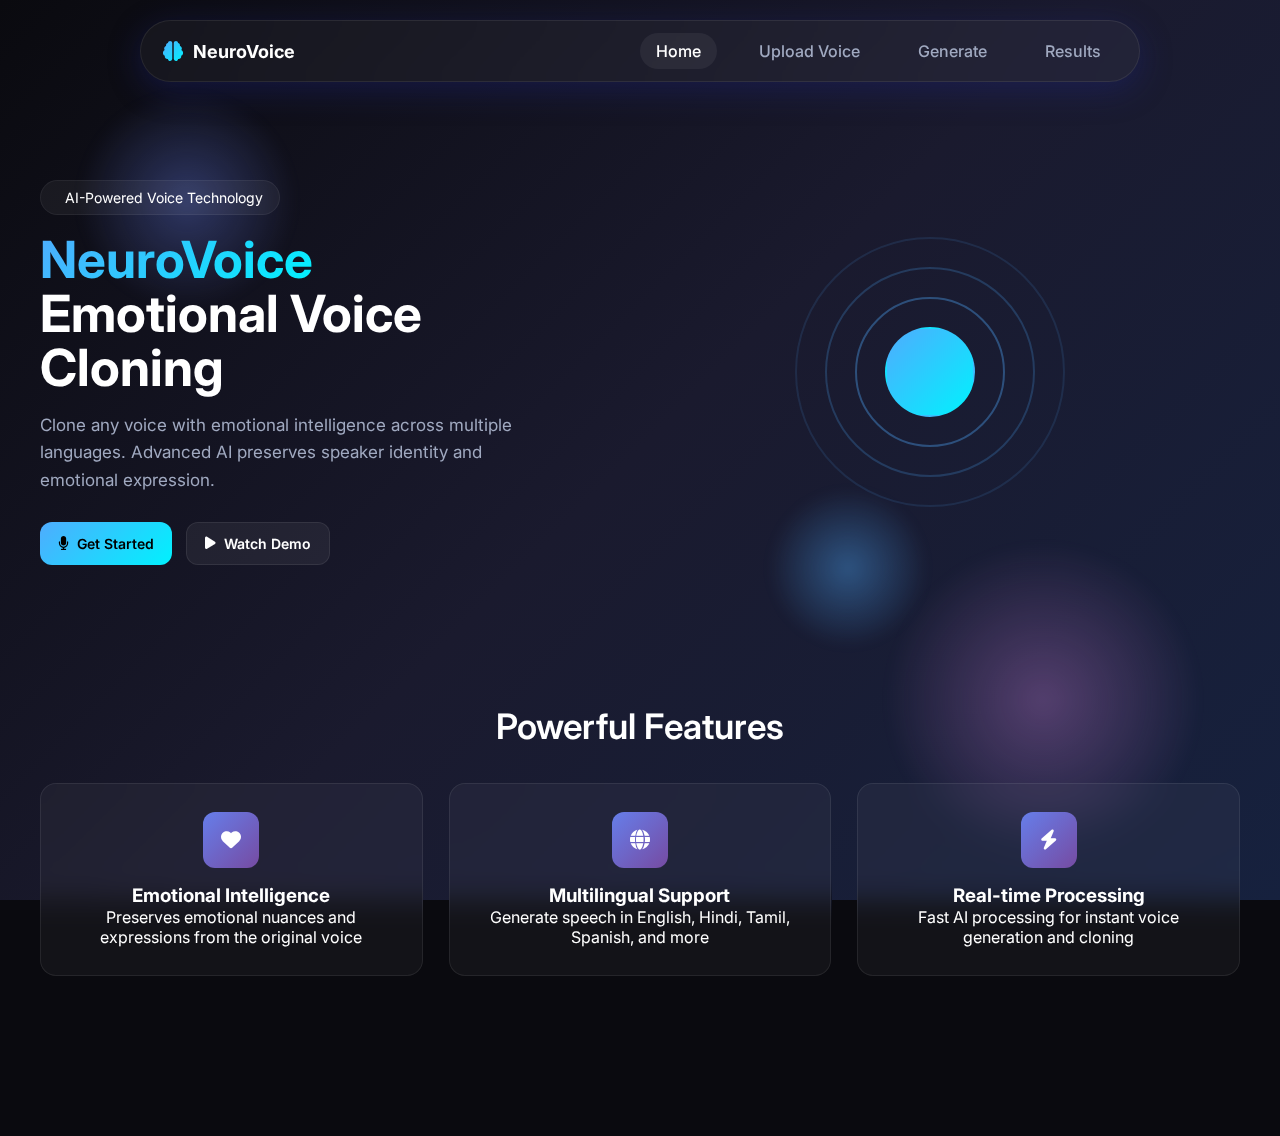
<file: Frontend new/UI/index.html>
<!DOCTYPE html>
<html lang="en">
<head>
  <meta charset="UTF-8" />
  <title>NeuroVoice - AI Voice Cloning</title>
  <meta name="viewport" content="width=device-width, initial-scale=1.0" />
  <link rel="stylesheet" href="styles.css" />
  <link href="https://cdnjs.cloudflare.com/ajax/libs/font-awesome/6.4.0/css/all.min.css" rel="stylesheet">
</head>
<body>
  <!-- Navigation -->
  <nav class="navbar">
    <div class="nav-container">
      <div class="nav-logo">
        <i class="fas fa-brain"></i>
        <span>NeuroVoice</span>
      </div>
      <div class="nav-links">
        <a href="#" class="nav-link active" data-page="home">Home</a>
        <a href="#" class="nav-link" data-page="upload">Upload Voice</a>
        <a href="#" class="nav-link" data-page="generate">Generate</a>
        <a href="#" class="nav-link" data-page="results">Results</a>
      </div>
    </div>
  </nav>

  <!-- Animated Background -->
  <div class="bg-animation">
    <div class="floating-orb orb-1"></div>
    <div class="floating-orb orb-2"></div>
    <div class="floating-orb orb-3"></div>
  </div>

  <!-- Page Container -->
  <div class="page-container">
    <!-- HOME PAGE -->
    <div id="home-page" class="page active">
      <div class="hero-section">
        <div class="hero-content">
          <div class="hero-badge">
            <i class="fas fa-sparkles"></i>
            <span>AI-Powered Voice Technology</span>
          </div>
          <h1 class="hero-title">
            <span class="gradient-text">NeuroVoice</span>
            <br>Emotional Voice Cloning
          </h1>
          <p class="hero-subtitle">
            Clone any voice with emotional intelligence across multiple languages. 
            Advanced AI preserves speaker identity and emotional expression.
          </p>
          <div class="hero-buttons">
            <button class="btn btn-primary" onclick="navigateTo('upload')">
              <i class="fas fa-microphone"></i>
              Get Started
            </button>
            <button class="btn btn-secondary" onclick="showDemo()">
              <i class="fas fa-play"></i>
              Watch Demo
            </button>
          </div>
        </div>
        <div class="hero-visual">
          <div class="voice-visualization">
            <div class="wave-container">
              <div class="wave wave-1"></div>
              <div class="wave wave-2"></div>
              <div class="wave wave-3"></div>
              <div class="wave wave-4"></div>
            </div>
          </div>
        </div>
      </div>

      <!-- Features -->
      <div class="features-section">
        <h2 class="section-title">Powerful Features</h2>
        <div class="features-grid">
          <div class="feature-card">
            <div class="feature-icon">
              <i class="fas fa-heart"></i>
            </div>
            <h3>Emotional Intelligence</h3>
            <p>Preserves emotional nuances and expressions from the original voice</p>
          </div>
          <div class="feature-card">
            <div class="feature-icon">
              <i class="fas fa-globe"></i>
            </div>
            <h3>Multilingual Support</h3>
            <p>Generate speech in English, Hindi, Tamil, Spanish, and more</p>
          </div>
          <div class="feature-card">
            <div class="feature-icon">
              <i class="fas fa-bolt"></i>
            </div>
            <h3>Real-time Processing</h3>
            <p>Fast AI processing for instant voice generation and cloning</p>
          </div>
        </div>
      </div>
    </div>

    <!-- UPLOAD VOICE PAGE -->
    <div id="upload-page" class="page">
      <div class="page-header">
        <button class="back-btn" onclick="navigateTo('home')">
          <i class="fas fa-arrow-left"></i>
        </button>
        <h1>Upload Reference Voice</h1>
        <p>Provide a voice sample to clone (5-30 seconds recommended)</p>
      </div>

      <div class="upload-container">
        <div class="upload-methods">
          <div class="upload-card active" id="record-tab">
            <div class="upload-header">
              <i class="fas fa-microphone"></i>
              <h3>Record Voice</h3>
            </div>
            <div class="recording-interface">
              <div class="record-visualizer">
                <div class="pulse-ring"></div>
                <button class="record-btn" id="recordBtn" onclick="toggleRecording()">
                  <i class="fas fa-microphone"></i>
                </button>
              </div>
              <p id="recordingStatus" class="status-text">Click to start recording</p>
              <div class="recording-controls">
                <button class="btn btn-secondary" onclick="stopRecording()">⏹️ Stop</button>
                <button class="btn btn-secondary" onclick="playRecording()">▶️ Preview</button>
              </div>
            </div>
          </div>

          <div class="upload-divider">OR</div>

          <div class="upload-card" id="file-tab">
            <div class="upload-header">
              <i class="fas fa-cloud-upload-alt"></i>
              <h3>Upload File</h3>
            </div>
            <div class="file-upload-area" id="fileUploadArea">
              <i class="fas fa-cloud-upload-alt upload-icon"></i>
              <p>Drag & drop your audio file here</p>
              <p class="file-info">Supports .wav, .mp3 files (max 10MB)</p>
              <input type="file" id="audioFile" accept=".wav,.mp3,.webm" hidden>
              <button class="btn btn-outline" onclick="document.getElementById('audioFile').click()">
                Choose File
              </button>
            </div>
          </div>
        </div>

        <div class="upload-actions">
          <button class="btn btn-primary btn-large" onclick="proceedToGenerate()">
            <i class="fas fa-arrow-right"></i>
            Continue to Text Input
          </button>
        </div>
      </div>
    </div>

    <!-- GENERATE PAGE -->
    <div id="generate-page" class="page">
      <div class="page-header">
        <button class="back-btn" onclick="navigateTo('upload')">
          <i class="fas fa-arrow-left"></i>
        </button>
        <h1>Generate Voice</h1>
        <p>Enter text and configure generation settings</p>
      </div>

      <div class="generate-container">
        <div class="input-section">
          <div class="input-group">
            <label for="textInput">Text to Synthesize</label>
            <div class="textarea-container">
              <textarea id="textInput" placeholder="Enter the text you want to convert to speech..."></textarea>
              <div class="char-count">
                <span id="charCount">0</span>/500 characters
              </div>
            </div>
          </div>

          <div class="settings-grid">
            <div class="input-group">
              <label for="languageSelect">Target Language</label>
              <div class="select-container">
                <select id="languageSelect">
                  <option value="en">🇺🇸 English</option>
                  <option value="hi">🇮🇳 Hindi</option>
                  <option value="ta">🇮🇳 Tamil</option>
                  <option value="es">🇪🇸 Spanish</option>
                </select>
                <i class="fas fa-chevron-down"></i>
              </div>
            </div>

            <div class="input-group">
              <label for="emotionSlider">Emotion Intensity</label>
              <div class="slider-container">
                <input type="range" id="emotionSlider" min="0" max="100" value="80">
                <div class="slider-labels">
                  <span>Subtle</span>
                  <span>Intense</span>
                </div>
              </div>
            </div>
          </div>

          <div class="voice-preview">
            <h4>Reference Voice Preview</h4>
            <div class="audio-player-custom">
              <button class="play-btn" onclick="playReference()">
                <i class="fas fa-play"></i>
              </button>
              <div class="audio-timeline">
                <div class="timeline-progress" id="refTimeline"></div>
              </div>
              <span class="audio-duration" id="refDuration">0:00</span>
            </div>
          </div>
        </div>

        <div class="generate-actions">
          <button class="btn btn-primary btn-large" id="generateBtn" onclick="generateVoice()">
            <i class="fas fa-magic"></i>
            <span>Generate Voice</span>
            <div class="btn-loader" style="display:none;"></div>
          </button>
        </div>
      </div>
    </div>

    <!-- RESULTS PAGE -->
    <div id="results-page" class="page">
      <div class="page-header">
        <button class="back-btn" onclick="navigateTo('generate')">
          <i class="fas fa-arrow-left"></i>
        </button>
        <h1>Generated Results</h1>
        <p>Your AI-generated voice is ready</p>
      </div>

      <div class="results-container">
        <div class="result-card">
          <div class="result-header">
            <div class="result-status success">
              <i class="fas fa-check-circle"></i>
              <span>Generation Complete</span>
            </div>
            <div class="generation-time">
              Generated in <span id="genTime">0.0s</span>
            </div>
          </div>

          <div class="audio-result">
            <div class="waveform-container">
              <canvas id="waveform" width="500" height="120"></canvas>
            </div>
            <div class="audio-controls">
              <button class="play-btn-large" onclick="playResult()">
                <i class="fas fa-play"></i>
              </button>
              <div class="audio-info">
                <div class="audio-title">Generated Speech</div>
                <div class="audio-meta">
                  <span id="audioDuration">0:00</span> • 
                  <span id="audioLang">English</span> • 
                  <span>High Quality</span>
                </div>
              </div>
            </div>
          </div>

          <div class="result-actions">
            <button class="btn btn-outline" onclick="downloadAudio()">
              <i class="fas fa-download"></i>
              Download WAV
            </button>
            <button class="btn btn-outline" onclick="shareResult()">
              <i class="fas fa-share"></i>
              Share
            </button>
            <button class="btn btn-primary" onclick="generateAnother()">
              <i class="fas fa-plus"></i>
              Generate Another
            </button>
          </div>
        </div>

        <div class="quality-metrics">
          <h4>Quality Metrics</h4>
          <div class="metrics-grid">
            <div class="metric">
              <div class="metric-value">—</div>
              <div class="metric-label">Voice Similarity</div>
            </div>
            <div class="metric">
              <div class="metric-value">—</div>
              <div class="metric-label">Emotion Accuracy</div>
            </div>
            <div class="metric">
              <div class="metric-value">HD</div>
              <div class="metric-label">Audio Quality</div>
            </div>
          </div>
        </div>
      </div>
    </div>
  </div>

  <!-- Loading Overlay -->
  <div class="loading-overlay" id="loadingOverlay">
    <div class="loading-content">
      <div class="loading-spinner"></div>
      <h3>Processing Voice...</h3>
      <p>Analyzing emotions and generating speech</p>
      <div class="loading-progress">
        <div class="progress-bar"></div>
      </div>
    </div>
  </div>

  <script src="script.js"></script>
</body>
</html>
</file>
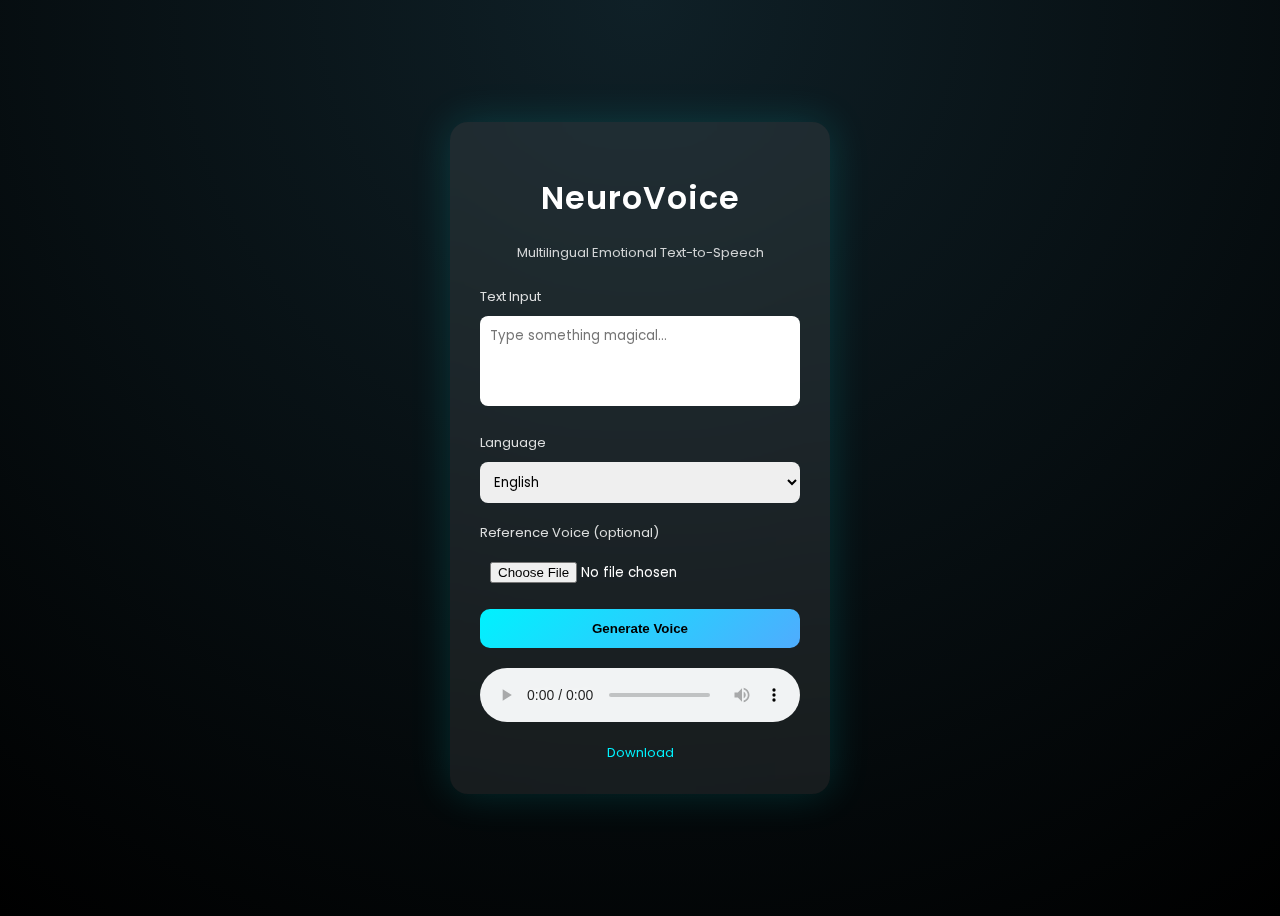
<file: Frontend/Frontend/index.html>
<!DOCTYPE html>
<html lang="en">
<head>
  <meta charset="UTF-8" />
  <title>NeuroVoice — Multilingual TTS</title>
  <link rel="stylesheet" href="styles.css" />
  <meta name="viewport" content="width=device-width, initial-scale=1.0">
</head>
<body>

  <div class="card">
    <h1>NeuroVoice</h1>
    <p class="subtitle">Multilingual Emotional Text-to-Speech</p>

    <label>Text Input</label>
    <textarea id="text" placeholder="Type something magical..."></textarea>

    <label>Language</label>
    <select id="language">
      <option value="en">English</option>
      <option value="hi">Hindi</option>
      <option value="ta">Tamil</option>
      <option value="es">Spanish</option>
    </select>

    <label>Reference Voice (optional)</label>
    <input type="file" id="audio" accept=".wav,.mp3">

    <button onclick="generate()">Generate Voice</button>

    <div class="output">
      <audio id="player" controls></audio>
      <a id="download" download="neurovoice.wav">Download</a>
    </div>
  </div>

<script src="script.js"></script>
</body>
</html>
</file>
<file: Frontend new/UI/styles.css>
@import url('https://fonts.googleapis.com/css2?family=Inter:wght@300;400;500;600;700&display=swap');

* {
  margin: 0;
  padding: 0;
  box-sizing: border-box;
}

:root {
  --primary-gradient: linear-gradient(135deg, #667eea 0%, #764ba2 100%);
  --secondary-gradient: linear-gradient(135deg, #f093fb 0%, #f5576c 100%);
  --accent-gradient: linear-gradient(135deg, #4facfe 0%, #00f2fe 100%);
  --dark-bg: #0a0a0f;
  --card-bg: rgba(255, 255, 255, 0.04);
  --glass-border: rgba(255, 255, 255, 0.08);
  --text-primary: #ffffff;
  --text-secondary: #a0a9c0;
  --shadow-soft: 0 8px 32px rgba(31, 38, 135, 0.37);
  --shadow-strong: 0 25px 50px rgba(0, 0, 0, 0.5);
}

body {
  font-family: 'Inter', sans-serif;
  background: var(--dark-bg);
  color: var(--text-primary);
  overflow-x: hidden;
  min-height: 100vh;
  position: relative;
}

/* Background Animation */
.bg-animation {
  position: fixed;
  top: 0;
  left: 0;
  width: 100%;
  height: 100%;
  z-index: -1;
  background: linear-gradient(135deg, #0a0a0f 0%, #1a1a2e 50%, #16213e 100%);
}

.floating-orb {
  position: absolute;
  border-radius: 50%;
  filter: blur(6px);
  animation: float 8s ease-in-out infinite;
}

.orb-1 {
  width: 220px;
  height: 220px;
  background: radial-gradient(circle, rgba(102, 126, 234, 0.36) 0%, transparent 70%);
  top: 10%;
  left: 6%;
  animation-delay: -2s;
}

.orb-2 {
  width: 320px;
  height: 320px;
  background: radial-gradient(circle, rgba(240, 147, 251, 0.28) 0%, transparent 70%);
  top: 60%;
  right: 6%;
  animation-delay: -4s;
}

.orb-3 {
  width: 160px;
  height: 160px;
  background: radial-gradient(circle, rgba(79, 172, 254, 0.39) 0%, transparent 70%);
  bottom: 28%;
  left: 60%;
  animation-delay: -6s;
}

@keyframes float {
  0%, 100% { transform: translateY(0px) scale(1); }
  50% { transform: translateY(-20px) scale(1.05); }
}

/* Navigation */
.navbar {
  position: fixed;
  top: 20px;
  left: 50%;
  transform: translateX(-50%);
  z-index: 1000;
  width: 90%;
  max-width: 1000px;
}

.nav-container {
  display: flex;
  justify-content: space-between;
  align-items: center;
  padding: 12px 22px;
  background: rgba(255, 255, 255, 0.04);
  backdrop-filter: blur(18px);
  border: 1px solid var(--glass-border);
  border-radius: 50px;
  box-shadow: var(--shadow-soft);
}

.nav-logo {
  display: flex;
  align-items: center;
  gap: 10px;
  font-weight: 700;
  font-size: 18px;
}

.nav-logo i {
  background: var(--accent-gradient);
  -webkit-background-clip: text;
  -webkit-text-fill-color: transparent;
  font-size: 20px;
}

.nav-links {
  display: flex;
  gap: 26px;
}

.nav-link {
  color: var(--text-secondary);
  text-decoration: none;
  font-weight: 500;
  transition: all 0.25s ease;
  padding: 8px 16px;
  border-radius: 20px;
}

.nav-link:hover,
.nav-link.active {
  color: var(--text-primary);
  background: rgba(255, 255, 255, 0.06);
}

/* Page System */
.page-container {
  padding-top: 120px;
  padding-bottom: 80px;
}

.page {
  display: none;
  min-height: calc(100vh - 120px);
  padding: 0 20px;
}

.page.active {
  display: block;
  animation: fadeInUp 0.5s ease-out;
}

@keyframes fadeInUp {
  from { opacity: 0; transform: translateY(20px); }
  to { opacity: 1; transform: translateY(0); }
}

/* Hero Section */
.hero-section {
  display: flex;
  align-items: center;
  justify-content: space-between;
  max-width: 1200px;
  margin: 0 auto;
  padding: 60px 0;
  gap: 60px;
}

.hero-content {
  flex: 1;
  max-width: 520px;
}

.hero-badge {
  display: inline-flex;
  align-items: center;
  gap: 8px;
  background: rgba(255, 255, 255, 0.05);
  padding: 8px 16px;
  border-radius: 50px;
  font-size: 14px;
  margin-bottom: 18px;
  border: 1px solid rgba(255, 255, 255, 0.06);
}

.hero-badge i { color: #f093fb; }

.hero-title {
  font-size: 3.2rem;
  font-weight: 700;
  line-height: 1.05;
  margin-bottom: 18px;
}

.gradient-text {
  background: var(--accent-gradient);
  -webkit-background-clip: text;
  -webkit-text-fill-color: transparent;
}

.hero-subtitle {
  font-size: 17px;
  color: var(--text-secondary);
  line-height: 1.6;
  margin-bottom: 28px;
}

.hero-buttons { display: flex; gap: 14px; }

/* Buttons */
.btn {
  display: inline-flex;
  align-items: center;
  gap: 8px;
  padding: 12px 18px;
  border: none;
  border-radius: 12px;
  font-weight: 600;
  cursor: pointer;
  transition: all 0.25s ease;
  font-family: inherit;
  font-size: 14px;
}

.btn-primary {
  background: var(--accent-gradient);
  color: #000;
}

.btn-primary:hover {
  transform: translateY(-3px);
  box-shadow: 0 10px 30px rgba(79, 172, 254, 0.32);
}

.btn-secondary {
  background: rgba(255, 255, 255, 0.06);
  color: var(--text-primary);
  border: 1px solid rgba(255, 255, 255, 0.08);
}

.btn-outline {
  background: transparent;
  color: var(--text-primary);
  border: 1px solid rgba(255, 255, 255, 0.18);
}

.btn-large { padding: 14px 28px; font-size: 15px; }

/* Voice Visualization */
.hero-visual { flex: 1; display: flex; justify-content: center; }

.voice-visualization { position: relative; width: 320px; height: 320px; }

.wave-container { position: relative; width: 100%; height: 100%; }

.wave { position: absolute; border-radius: 50%; border: 2px solid transparent; animation: pulse 2s ease-in-out infinite; }

.wave-1 { width: 90px; height: 90px; top: 50%; left: 50%; transform: translate(-50%, -50%); background: var(--accent-gradient); animation-delay: 0s; }
.wave-2 { width: 150px; height: 150px; top: 50%; left: 50%; transform: translate(-50%, -50%); border: 2px solid rgba(79, 172, 254, 0.36); animation-delay: 0.5s; }
.wave-3 { width: 210px; height: 210px; top: 50%; left: 50%; transform: translate(-50%, -50%); border: 2px solid rgba(79, 172, 254, 0.22); animation-delay: 1s; }
.wave-4 { width: 270px; height: 270px; top: 50%; left: 50%; transform: translate(-50%, -50%); border: 2px solid rgba(79, 172, 254, 0.12); animation-delay: 1.5s; }

@keyframes pulse { 0% { transform: translate(-50%, -50%) scale(0.82); opacity: 1; } 100% { transform: translate(-50%, -50%) scale(1.2); opacity: 0; } }

/* Features */
.features-section { max-width: 1200px; margin: 80px auto; text-align: center; }
.section-title { font-size: 2.2rem; font-weight: 600; margin-bottom: 36px; }
.features-grid { display: grid; grid-template-columns: repeat(auto-fit, minmax(260px, 1fr)); gap: 26px; }
.feature-card { background: var(--card-bg); backdrop-filter: blur(14px); border: 1px solid var(--glass-border); border-radius: 16px; padding: 28px; text-align: center; transition: all 0.25s ease; }
.feature-card:hover { transform: translateY(-6px); box-shadow: var(--shadow-strong); }
.feature-icon { width: 56px; height: 56px; margin: 0 auto 16px; background: var(--primary-gradient); border-radius: 12px; display: flex; align-items: center; justify-content: center; font-size: 20px; color: white; }

/* Page Headers */
.page-header { text-align: center; margin-bottom: 28px; position: relative; }
.back-btn { position: absolute; left: 0; top: 0; background: rgba(255,255,255,0.04); border: 1px solid rgba(255,255,255,0.06); color: var(--text-primary); width: 40px; height: 40px; border-radius: 10px; display: flex; align-items: center; justify-content: center; cursor: pointer; transition: all 0.2s ease; }
.back-btn:hover { background: rgba(255,255,255,0.07); }
.page-header h1 { font-size: 2rem; font-weight: 700; margin-bottom: 8px; }
.page-header p { color: var(--text-secondary); font-size: 15px; }

/* Upload Page */
.upload-container { max-width: 880px; margin: 0 auto; }
.upload-methods { display: flex; gap: 22px; margin-bottom: 26px; align-items: center; }
.upload-card { flex: 1; background: var(--card-bg); backdrop-filter: blur(14px); border: 1px solid var(--glass-border); border-radius: 16px; padding: 22px; transition: all 0.25s ease; }
.upload-card.active { border-color: rgba(79,172,254,0.5); box-shadow: 0 0 30px rgba(79,172,254,0.12); }
.upload-header { display: flex; align-items: center; gap: 12px; margin-bottom: 14px; }
.upload-header i { font-size: 18px; background: var(--accent-gradient); -webkit-background-clip: text; -webkit-text-fill-color: transparent; }
.upload-divider { background: rgba(255,255,255,0.03); padding: 12px 16px; border-radius: 10px; font-weight: 500; color: var(--text-secondary); }

/* Recording Interface */
.recording-interface { text-align: center; }
.record-visualizer { position: relative; margin: 20px auto; width: 120px; height: 120px; }
.pulse-ring { position: absolute; top: 50%; left: 50%; transform: translate(-50%,-50%); width: 120px; height: 120px; border: 2px solid rgba(79,172,254,0.28); border-radius: 50%; animation: pulse-ring 2s ease-out infinite; animation-play-state: paused; }
@keyframes pulse-ring { 0% { transform: translate(-50%,-50%) scale(0.8); opacity: 1; } 100% { transform: translate(-50%,-50%) scale(1.5); opacity: 0; } }
.record-btn { position: absolute; top: 50%; left: 50%; transform: translate(-50%,-50%); width: 80px; height: 80px; border-radius: 50%; border: none; background: var(--accent-gradient); color: #000; font-size: 22px; cursor: pointer; transition: all 0.25s ease; }
.record-btn:hover { transform: translate(-50%,-50%) scale(1.05); }
.record-btn.recording { background: var(--secondary-gradient); animation: pulse 1s ease-in-out infinite; }

/* File Upload */
.file-upload-area { border: 2px dashed rgba(255,255,255,0.12); border-radius: 12px; padding: 34px 18px; text-align: center; transition: all 0.18s ease; cursor: pointer; }
.file-upload-area:hover { border-color: rgba(79,172,254,0.5); background: rgba(79,172,254,0.03); }
.upload-icon { font-size: 36px; color: var(--text-secondary); margin-bottom: 8px; }

/* Generate Page */
.generate-container { max-width: 920px; margin: 0 auto; display: flex; gap: 28px; align-items: flex-start; }
.input-section { flex: 1; }
.input-group { margin-bottom: 18px; }
.textarea-container { position: relative; }
textarea { width: 100%; min-height: 140px; padding: 14px; border-radius: 12px; border: none; background: rgba(255,255,255,0.03); color: var(--text-primary); resize: vertical; font-family: inherit; font-size: 14px; }
.char-count { position: absolute; right: 12px; bottom: 10px; font-size: 12px; color: var(--text-secondary); }

/* Settings */
.settings-grid { display: grid; grid-template-columns: 1fr 1fr; gap: 16px; align-items: end; margin-top: 12px; }
.select-container { position: relative; }
select { width: 100%; padding: 12px; border-radius: 10px; border: none; background: rgba(255,255,255,0.03); color: var(--text-primary); }
.select-container i { position: absolute; right: 10px; top: 50%; transform: translateY(-50%); color: var(--text-secondary); }

/* Slider */
.slider-container input[type="range"] { width: 100%; }
.slider-labels { display:flex; justify-content:space-between; font-size:12px; color:var(--text-secondary); margin-top:6px; }

/* Reference preview */
.audio-player-custom { display:flex; gap:12px; align-items:center; margin-top:12px; }
.audio-timeline { flex:1; height:8px; background:rgba(255,255,255,0.06); border-radius:6px; overflow:hidden; position:relative; }
.timeline-progress { position:absolute; left:0; top:0; bottom:0; width:0%; background:linear-gradient(90deg,#4facfe,#00f2fe); }

/* Results */
.results-container { max-width: 920px; margin: 0 auto; }
.result-card { background: var(--card-bg); border: 1px solid var(--glass-border); border-radius: 14px; padding: 20px; }
.waveform-container { margin-bottom: 14px; }
.audio-controls { display:flex; gap:14px; align-items:center; }
.play-btn-large { width:56px; height:56px; border-radius:12px; border:none; background:var(--accent-gradient); color:#000; font-size:18px; cursor:pointer; }

/* Notifications */
.notification { position: fixed; top: 20px; right: 20px; background: var(--card-bg); backdrop-filter: blur(14px); border: 1px solid var(--glass-border); border-radius: 12px; padding: 12px 16px; display:flex; gap:12px; align-items:center; color:var(--text-primary); box-shadow:var(--shadow-soft); z-index: 10000; animation: slideInRight 0.28s ease-out; max-width: 380px; }
.notification-success { border-left: 4px solid #4facfe; }
.notification-error { border-left: 4px solid #f5576c; }
.notification-warning { border-left: 4px solid #ffa500; }
.notification-info { border-left: 4px solid #667eea; }
.notification button { background:none; border:none; color:var(--text-secondary); cursor:pointer; margin-left:auto; }

/* Loading Overlay */
.loading-overlay { position: fixed; top:0; left:0; width:100%; height:100%; background: rgba(0,0,0,0.7); backdrop-filter: blur(8px); display:none; justify-content:center; align-items:center; z-index:10000; }
.loading-content { text-align:center; background: var(--card-bg); border-radius:16px; padding:28px; border:1px solid var(--glass-border); max-width: 380px; }
.loading-spinner { width:48px; height:48px; border:4px solid rgba(79,172,254,0.12); border-top:4px solid #4facfe; border-radius:50%; animation: spin 1s linear infinite; margin:0 auto 14px; }
@keyframes spin { 0%{transform:rotate(0)} 100%{transform:rotate(360deg)} }
.loading-progress { width:100%; height:6px; background:rgba(255,255,255,0.06); border-radius:4px; overflow:hidden; margin-top:12px; }
.progress-bar { height:100%; background: linear-gradient(90deg,#4facfe,#00f2fe); width:0%; transition:width 0.25s ease; }
.btn-loader { width:14px; height:14px; border:2px solid rgba(255,255,255,0.18); border-top:2px solid currentColor; border-radius:50%; animation:spin 1s linear infinite; display:inline-block; margin-left:8px; }

/* Responsive */
@media (max-width: 900px) {
  .hero-section { flex-direction: column; text-align:center; padding:40px 12px; }
  .generate-container { flex-direction: column; }
  .settings-grid { grid-template-columns: 1fr; }
  .upload-methods { flex-direction: column; }
  .nav-links { gap:14px; }
  .nav-container { padding:10px 14px; border-radius:12px; }
  .notification { right:12px; left:12px; max-width:none; }
}
</file>
<file: Frontend/Frontend/styles.css>
@import url('https://fonts.googleapis.com/css2?family=Poppins:wght@300;400;600&display=swap');

* {
  box-sizing: border-box;
}

body {
  font-family: 'Poppins', sans-serif;
  background: radial-gradient(circle at top, #0f2027, #000);
  min-height: 100vh;
  display: flex;
  justify-content: center;
  align-items: center;
  color: #fff;
}

.card {
  width: 380px;
  padding: 30px;
  border-radius: 18px;
  background: rgba(255,255,255,0.08);
  backdrop-filter: blur(20px);
  box-shadow: 0 0 40px rgba(0,255,255,0.15);
}

h1 {
  text-align: center;
  font-weight: 600;
  letter-spacing: 1px;
}

.subtitle {
  text-align: center;
  font-size: 13px;
  opacity: 0.8;
  margin-bottom: 20px;
}

label {
  font-size: 13px;
  opacity: 0.85;
}

textarea, select, input {
  width: 100%;
  padding: 10px;
  margin: 8px 0 16px;
  border-radius: 8px;
  border: none;
  outline: none;
  font-family: inherit;
}

textarea {
  height: 90px;
  resize: none;
}

button {
  width: 100%;
  padding: 12px;
  border-radius: 10px;
  border: none;
  background: linear-gradient(135deg, #00f2fe, #4facfe);
  color: #000;
  font-weight: 600;
  cursor: pointer;
  transition: transform 0.2s, box-shadow 0.2s;
}

button:hover {
  transform: translateY(-2px);
  box-shadow: 0 10px 25px rgba(0,255,255,0.3);
}

.output {
  margin-top: 20px;
  text-align: center;
}

audio {
  width: 100%;
  margin-bottom: 10px;
}

a {
  font-size: 13px;
  color: #00f2fe;
  text-decoration: none;
}
</file>
